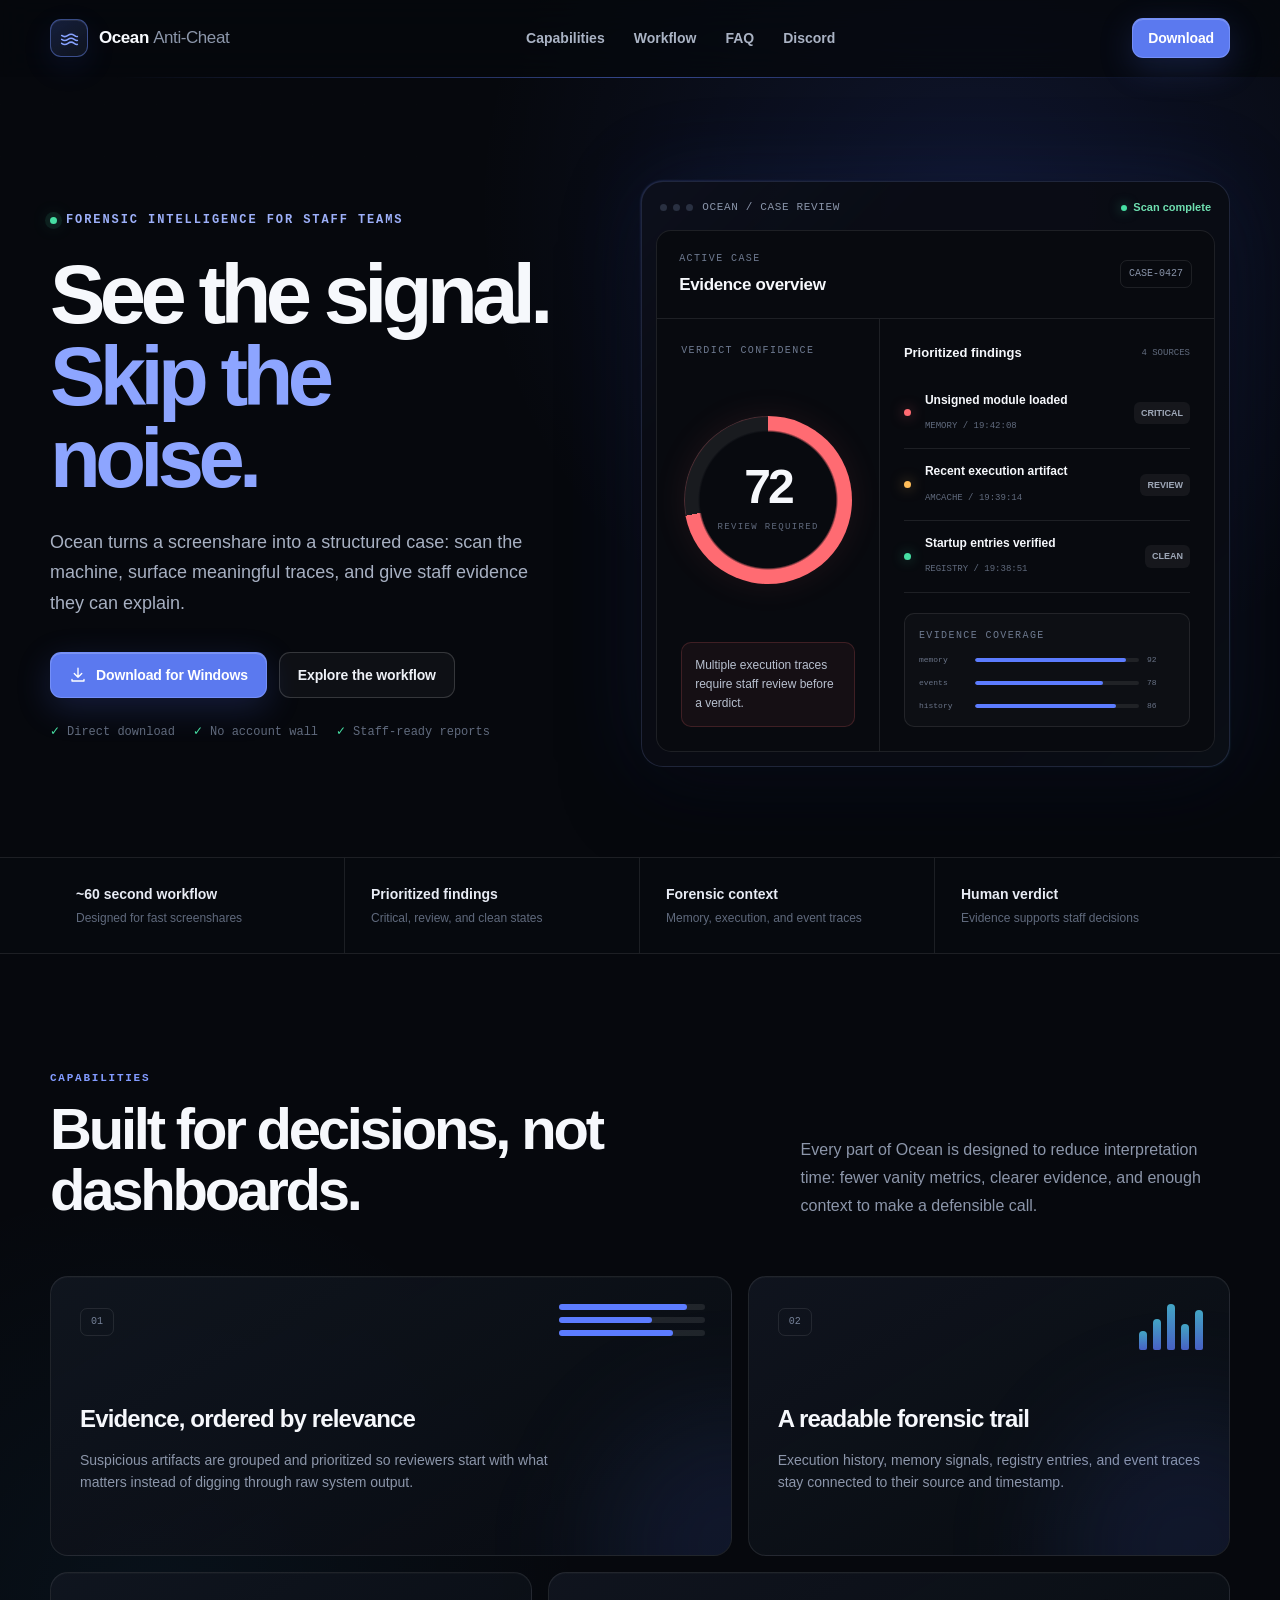
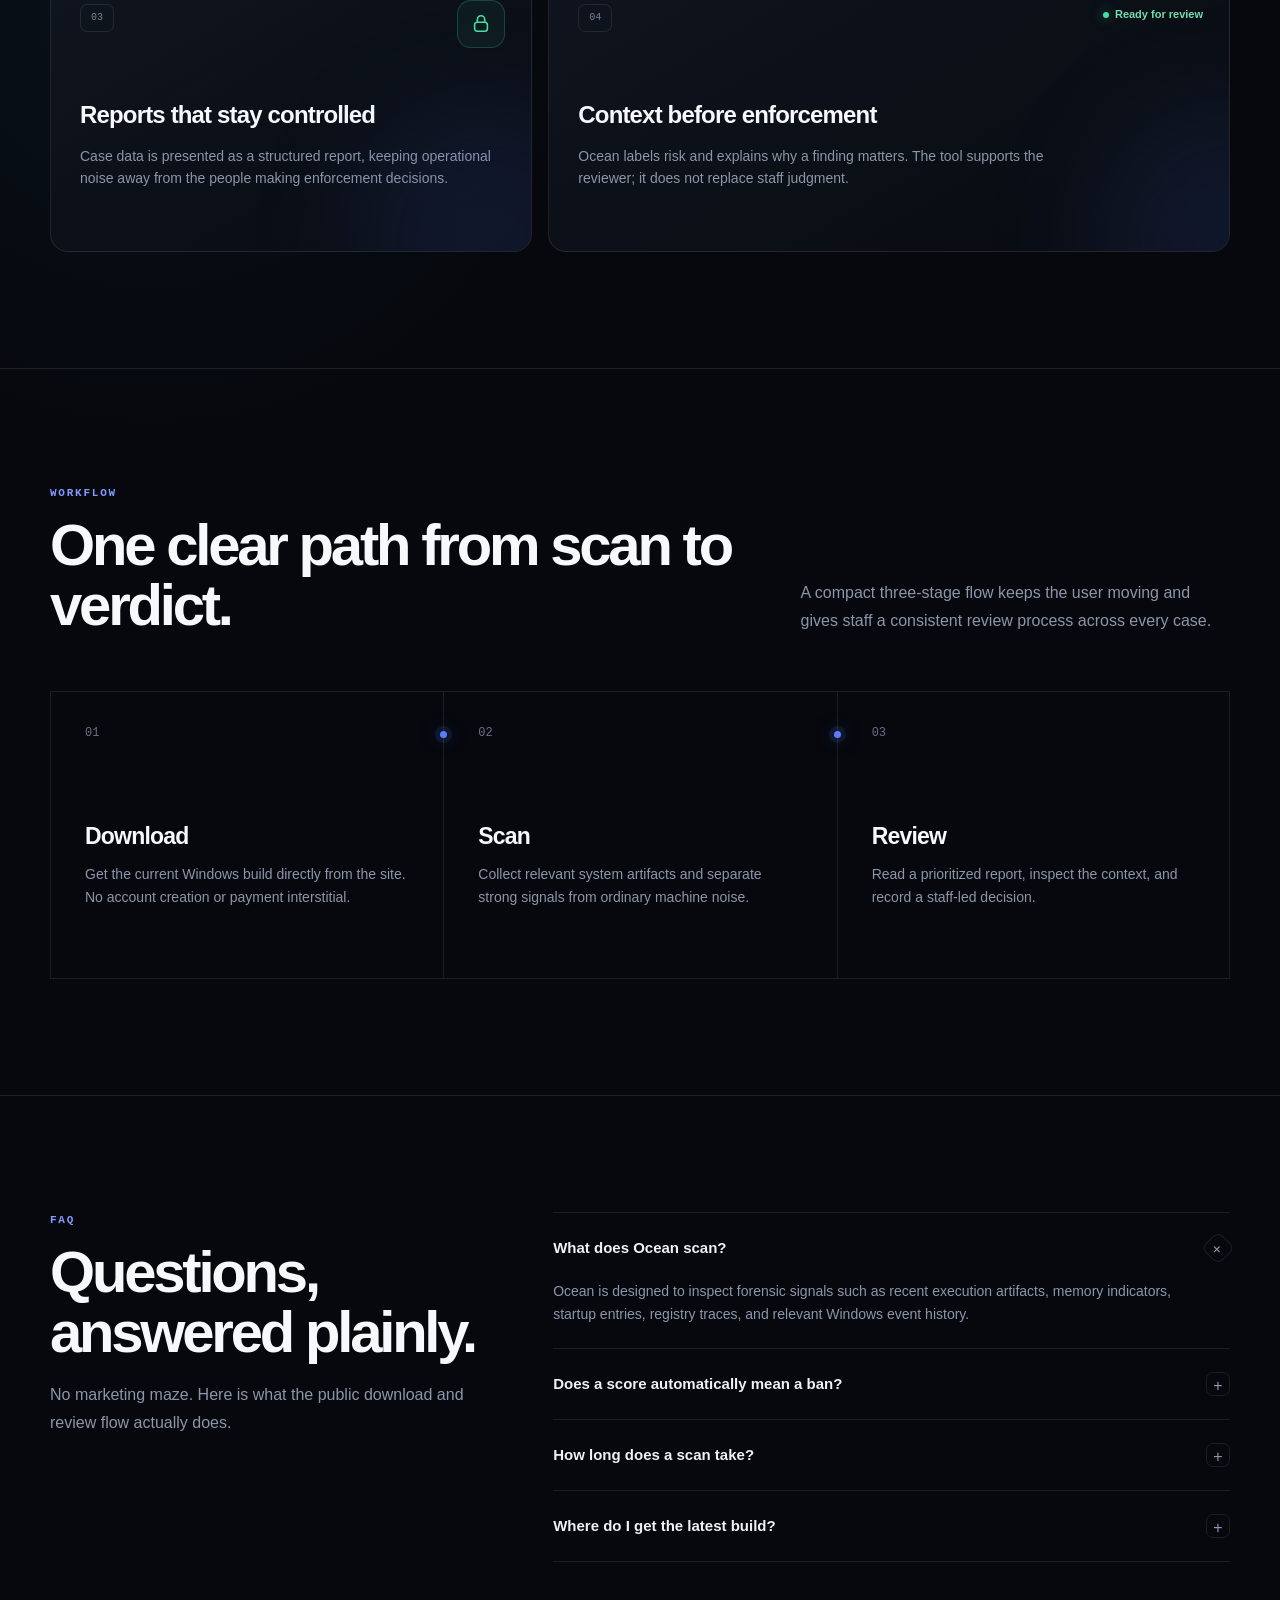
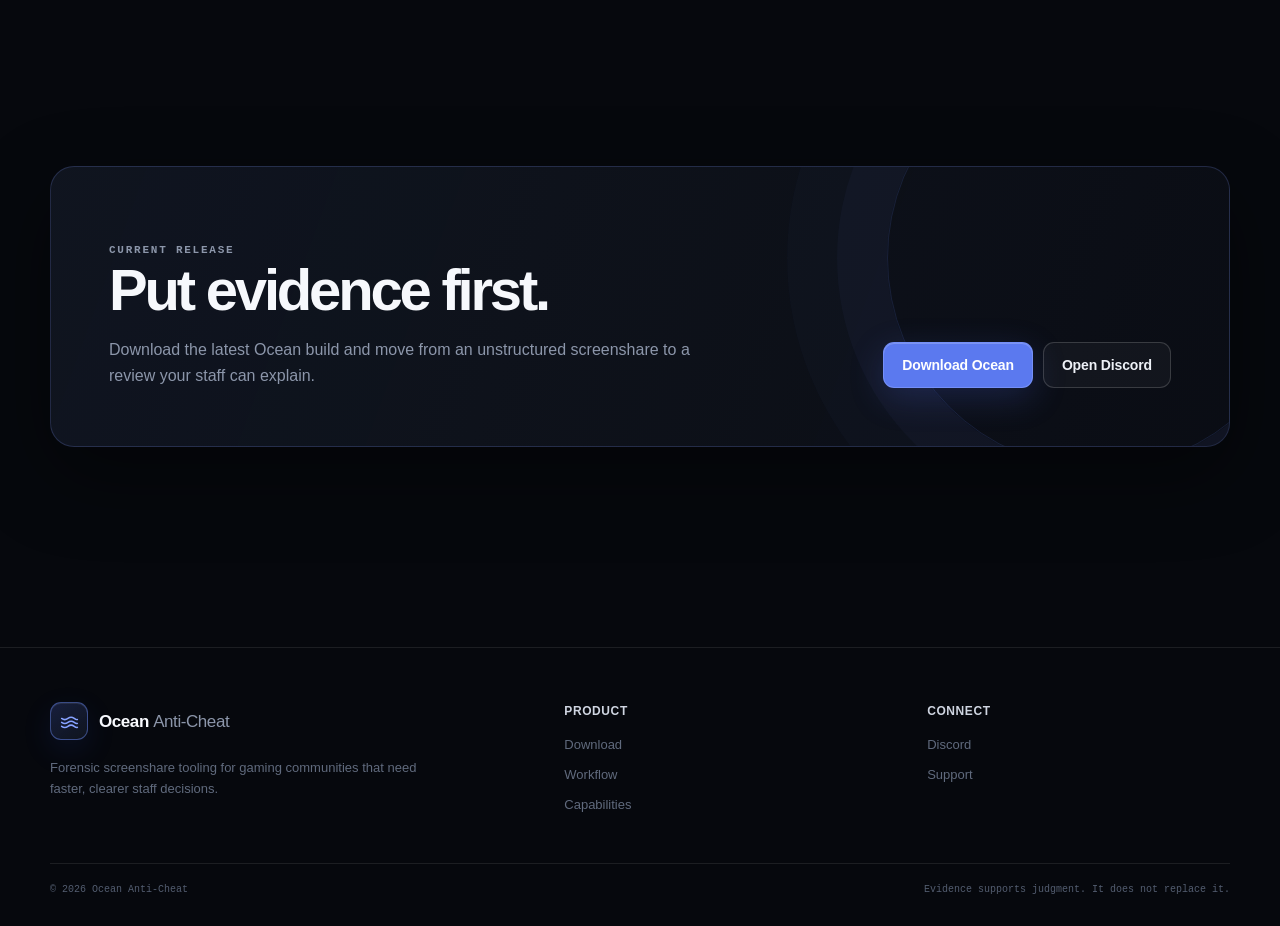
<file: index.html>
<!doctype html>
<html lang="en">
<head>
  <meta charset="utf-8">
  <meta name="viewport" content="width=device-width, initial-scale=1">
  <title>Ocean Anti-Cheat — Evidence over guesswork</title>
  <meta name="description" content="A focused forensic scanner and evidence workflow for gaming staff teams.">
  <meta name="theme-color" content="#06080d">
  <meta property="og:title" content="Ocean Anti-Cheat — Evidence over guesswork">
  <meta property="og:description" content="Fast forensic scans. Clear evidence. Confident staff decisions.">
  <meta property="og:image" content="https://anticheat-ocean.github.io/og-image.svg">
  <meta property="og:type" content="website">
  <meta property="og:url" content="https://anticheat-ocean.github.io/">
  <link rel="canonical" href="https://anticheat-ocean.github.io/">
  <link rel="manifest" href="/manifest.json">
  <link rel="icon" href="/ocean-icon.svg" type="image/svg+xml">
  <link rel="stylesheet" href="/assets/site.css">
  <script src="/assets/site.js" defer></script>
</head>
<body>
  <a class="skip-link" href="#main">Skip to content</a>
  <header class="site-header">
    <div class="container nav-shell">
      <a class="brand" href="/" aria-label="Ocean home">
        <span class="brand-mark" aria-hidden="true">
          <svg viewBox="0 0 24 24" fill="none"><path d="M3 8.5c2.4 1.8 4.8 1.8 7.2 0s4.8-1.8 7.2 0 3.6 1.2 3.6 1.2M3 13c2.4 1.8 4.8 1.8 7.2 0s4.8-1.8 7.2 0 3.6 1.2 3.6 1.2M3 17.5c2.4 1.8 4.8 1.8 7.2 0s4.8-1.8 7.2 0 3.6 1.2 3.6 1.2" stroke="currentColor" stroke-width="1.7" stroke-linecap="round"/></svg>
        </span>
        <span>Ocean <em>Anti-Cheat</em></span>
      </a>
      <nav class="nav-links" aria-label="Primary navigation">
        <a href="/#features">Capabilities</a>
        <a href="/how-it-works">Workflow</a>
        <a href="/#faq">FAQ</a>
        <a href="https://discord.anticheat.ac" target="_blank" rel="noreferrer">Discord</a>
      </nav>
      <div class="nav-actions">
        <a class="btn btn-primary btn-small" href="/download">Download</a>
        <button class="menu-toggle" type="button" aria-label="Open navigation" aria-expanded="false">
          <svg viewBox="0 0 24 24" fill="none"><path d="M4 7h16M4 12h16M4 17h16" stroke="currentColor" stroke-width="1.8" stroke-linecap="round"/></svg>
        </button>
      </div>
    </div>
  </header>

  <main id="main">
    <section class="hero">
      <div class="container hero-grid">
        <div>
          <div class="eyebrow">Forensic intelligence for staff teams</div>
          <h1>See the signal.<br><span class="accent">Skip the noise.</span></h1>
          <p class="hero-copy">Ocean turns a screenshare into a structured case: scan the machine, surface meaningful traces, and give staff evidence they can explain.</p>
          <div class="hero-actions">
            <a class="btn btn-primary" href="/setup/ocean.exe" download="ocean.exe">
              <svg viewBox="0 0 24 24" fill="none" aria-hidden="true"><path d="M12 3v12m0 0 5-5m-5 5-5-5M4 18v2h16v-2" stroke="currentColor" stroke-width="1.8" stroke-linecap="round" stroke-linejoin="round"/></svg>
              Download for Windows
            </a>
            <a class="btn btn-secondary" href="/how-it-works">Explore the workflow</a>
          </div>
          <div class="hero-note" aria-label="Release details">
            <span>Direct download</span>
            <span>No account wall</span>
            <span>Staff-ready reports</span>
          </div>
        </div>

        <div class="product-window" aria-label="Ocean case console preview">
          <div class="window-bar">
            <div class="window-label"><span class="window-dots"><i></i><i></i><i></i></span> OCEAN / CASE REVIEW</div>
            <span class="window-status">Scan complete</span>
          </div>
          <div class="console">
            <div class="console-head">
              <div><small>Active case</small><strong>Evidence overview</strong></div>
              <span class="case-id">CASE-0427</span>
            </div>
            <div class="console-body">
              <div class="score-panel">
                <span class="mono-label">Verdict confidence</span>
                <div class="score-ring"><div><strong>72</strong><span>review required</span></div></div>
                <div class="score-note">Multiple execution traces require staff review before a verdict.</div>
              </div>
              <div class="evidence-panel">
                <div class="evidence-title"><strong>Prioritized findings</strong><span>4 SOURCES</span></div>
                <div class="finding">
                  <i class="finding-dot red"></i>
                  <div class="finding-copy"><strong>Unsigned module loaded</strong><small>MEMORY / 19:42:08</small></div>
                  <span class="severity">CRITICAL</span>
                </div>
                <div class="finding">
                  <i class="finding-dot amber"></i>
                  <div class="finding-copy"><strong>Recent execution artifact</strong><small>AMCACHE / 19:39:14</small></div>
                  <span class="severity">REVIEW</span>
                </div>
                <div class="finding">
                  <i class="finding-dot green"></i>
                  <div class="finding-copy"><strong>Startup entries verified</strong><small>REGISTRY / 19:38:51</small></div>
                  <span class="severity">CLEAN</span>
                </div>
                <div class="trace">
                  <span class="mono-label">Evidence coverage</span>
                  <div class="trace-row"><span>memory</span><div class="trace-bar"><i style="width:92%"></i></div><span>92</span></div>
                  <div class="trace-row"><span>events</span><div class="trace-bar"><i style="width:78%"></i></div><span>78</span></div>
                  <div class="trace-row"><span>history</span><div class="trace-bar"><i style="width:86%"></i></div><span>86</span></div>
                </div>
              </div>
            </div>
          </div>
        </div>
      </div>
    </section>

    <div class="proof-strip">
      <div class="container proof-grid">
        <div class="proof-item"><strong>~60 second workflow</strong><span>Designed for fast screenshares</span></div>
        <div class="proof-item"><strong>Prioritized findings</strong><span>Critical, review, and clean states</span></div>
        <div class="proof-item"><strong>Forensic context</strong><span>Memory, execution, and event traces</span></div>
        <div class="proof-item"><strong>Human verdict</strong><span>Evidence supports staff decisions</span></div>
      </div>
    </div>

    <section class="section" id="features">
      <div class="container">
        <div class="section-intro">
          <div><p class="kicker">Capabilities</p><h2>Built for decisions, not dashboards.</h2></div>
          <p>Every part of Ocean is designed to reduce interpretation time: fewer vanity metrics, clearer evidence, and enough context to make a defensible call.</p>
        </div>

        <div class="feature-grid">
          <article class="feature-card wide">
            <span class="card-index">01</span>
            <div class="micro-ui micro-list" aria-hidden="true"><i style="--w:88%"></i><i style="--w:64%"></i><i style="--w:78%"></i></div>
            <h3>Evidence, ordered by relevance</h3>
            <p>Suspicious artifacts are grouped and prioritized so reviewers start with what matters instead of digging through raw system output.</p>
          </article>
          <article class="feature-card narrow">
            <span class="card-index">02</span>
            <div class="micro-ui micro-stack" aria-hidden="true"><i style="height:19px"></i><i style="height:31px"></i><i style="height:46px"></i><i style="height:26px"></i><i style="height:40px"></i></div>
            <h3>A readable forensic trail</h3>
            <p>Execution history, memory signals, registry entries, and event traces stay connected to their source and timestamp.</p>
          </article>
          <article class="feature-card narrow">
            <span class="card-index">03</span>
            <div class="micro-ui micro-lock" aria-hidden="true">
              <svg viewBox="0 0 24 24" fill="none"><rect x="5" y="10" width="14" height="10" rx="3" stroke="currentColor" stroke-width="1.7"/><path d="M8 10V7a4 4 0 018 0v3" stroke="currentColor" stroke-width="1.7"/></svg>
            </div>
            <h3>Reports that stay controlled</h3>
            <p>Case data is presented as a structured report, keeping operational noise away from the people making enforcement decisions.</p>
          </article>
          <article class="feature-card wide">
            <span class="card-index">04</span>
            <div class="micro-ui"><span class="window-status">Ready for review</span></div>
            <h3>Context before enforcement</h3>
            <p>Ocean labels risk and explains why a finding matters. The tool supports the reviewer; it does not replace staff judgment.</p>
          </article>
        </div>
      </div>
    </section>

    <section class="section section-border" id="workflow">
      <div class="container">
        <div class="section-intro">
          <div><p class="kicker">Workflow</p><h2>One clear path from scan to verdict.</h2></div>
          <p>A compact three-stage flow keeps the user moving and gives staff a consistent review process across every case.</p>
        </div>
        <div class="workflow">
          <article class="workflow-step"><h3>Download</h3><p>Get the current Windows build directly from the site. No account creation or payment interstitial.</p></article>
          <article class="workflow-step"><h3>Scan</h3><p>Collect relevant system artifacts and separate strong signals from ordinary machine noise.</p></article>
          <article class="workflow-step"><h3>Review</h3><p>Read a prioritized report, inspect the context, and record a staff-led decision.</p></article>
        </div>
      </div>
    </section>

    <section class="section section-border" id="faq">
      <div class="container faq-layout">
        <div><p class="kicker">FAQ</p><h2>Questions, answered plainly.</h2><p class="section-copy" style="margin-top:18px">No marketing maze. Here is what the public download and review flow actually does.</p></div>
        <div class="faq-list">
          <div class="faq-item is-open">
            <button class="faq-question" type="button" aria-expanded="true"><span>What does Ocean scan?</span><span class="faq-plus">+</span></button>
            <div class="faq-answer"><div><p>Ocean is designed to inspect forensic signals such as recent execution artifacts, memory indicators, startup entries, registry traces, and relevant Windows event history.</p></div></div>
          </div>
          <div class="faq-item">
            <button class="faq-question" type="button" aria-expanded="false"><span>Does a score automatically mean a ban?</span><span class="faq-plus">+</span></button>
            <div class="faq-answer"><div><p>No. A score helps prioritize evidence. Staff should review the underlying findings and follow their own enforcement policy before reaching a verdict.</p></div></div>
          </div>
          <div class="faq-item">
            <button class="faq-question" type="button" aria-expanded="false"><span>How long does a scan take?</span><span class="faq-plus">+</span></button>
            <div class="faq-answer"><div><p>The workflow targets roughly 60 seconds, though the exact duration depends on the machine, enabled checks, and the amount of data being reviewed.</p></div></div>
          </div>
          <div class="faq-item">
            <button class="faq-question" type="button" aria-expanded="false"><span>Where do I get the latest build?</span><span class="faq-plus">+</span></button>
            <div class="faq-answer"><div><p>The Download button always points to the current <code>ocean.exe</code> hosted on this site. If the browser blocks the direct file, use the alternative launch link on the download page.</p></div></div>
          </div>
        </div>
      </div>
    </section>

    <section class="section-tight">
      <div class="container cta-panel">
        <div><p class="kicker">Current release</p><h2>Put evidence first.</h2><p>Download the latest Ocean build and move from an unstructured screenshare to a review your staff can explain.</p></div>
        <div class="cta-actions">
          <a class="btn btn-primary" href="/setup/ocean.exe" download="ocean.exe">Download Ocean</a>
          <a class="btn btn-secondary" href="https://discord.anticheat.ac" target="_blank" rel="noreferrer">Open Discord</a>
        </div>
      </div>
    </section>
  </main>

  <footer class="site-footer">
    <div class="container footer-grid">
      <div>
        <a class="brand" href="/">
          <span class="brand-mark" aria-hidden="true"><svg viewBox="0 0 24 24" fill="none"><path d="M3 8.5c2.4 1.8 4.8 1.8 7.2 0s4.8-1.8 7.2 0 3.6 1.2 3.6 1.2M3 13c2.4 1.8 4.8 1.8 7.2 0s4.8-1.8 7.2 0 3.6 1.2 3.6 1.2M3 17.5c2.4 1.8 4.8 1.8 7.2 0s4.8-1.8 7.2 0 3.6 1.2 3.6 1.2" stroke="currentColor" stroke-width="1.7" stroke-linecap="round"/></svg></span>
          <span>Ocean <em>Anti-Cheat</em></span>
        </a>
        <p class="footer-copy">Forensic screenshare tooling for gaming communities that need faster, clearer staff decisions.</p>
      </div>
      <div class="footer-column"><h3>Product</h3><a href="/download">Download</a><a href="/how-it-works">Workflow</a><a href="/#features">Capabilities</a></div>
      <div class="footer-column"><h3>Connect</h3><a href="https://discord.anticheat.ac" target="_blank" rel="noreferrer">Discord</a><a href="mailto:support@anticheat.ac">Support</a></div>
    </div>
    <div class="container footer-bottom"><span>© 2026 Ocean Anti-Cheat</span><span>Evidence supports judgment. It does not replace it.</span></div>
  </footer>
</body>
</html>
</file>
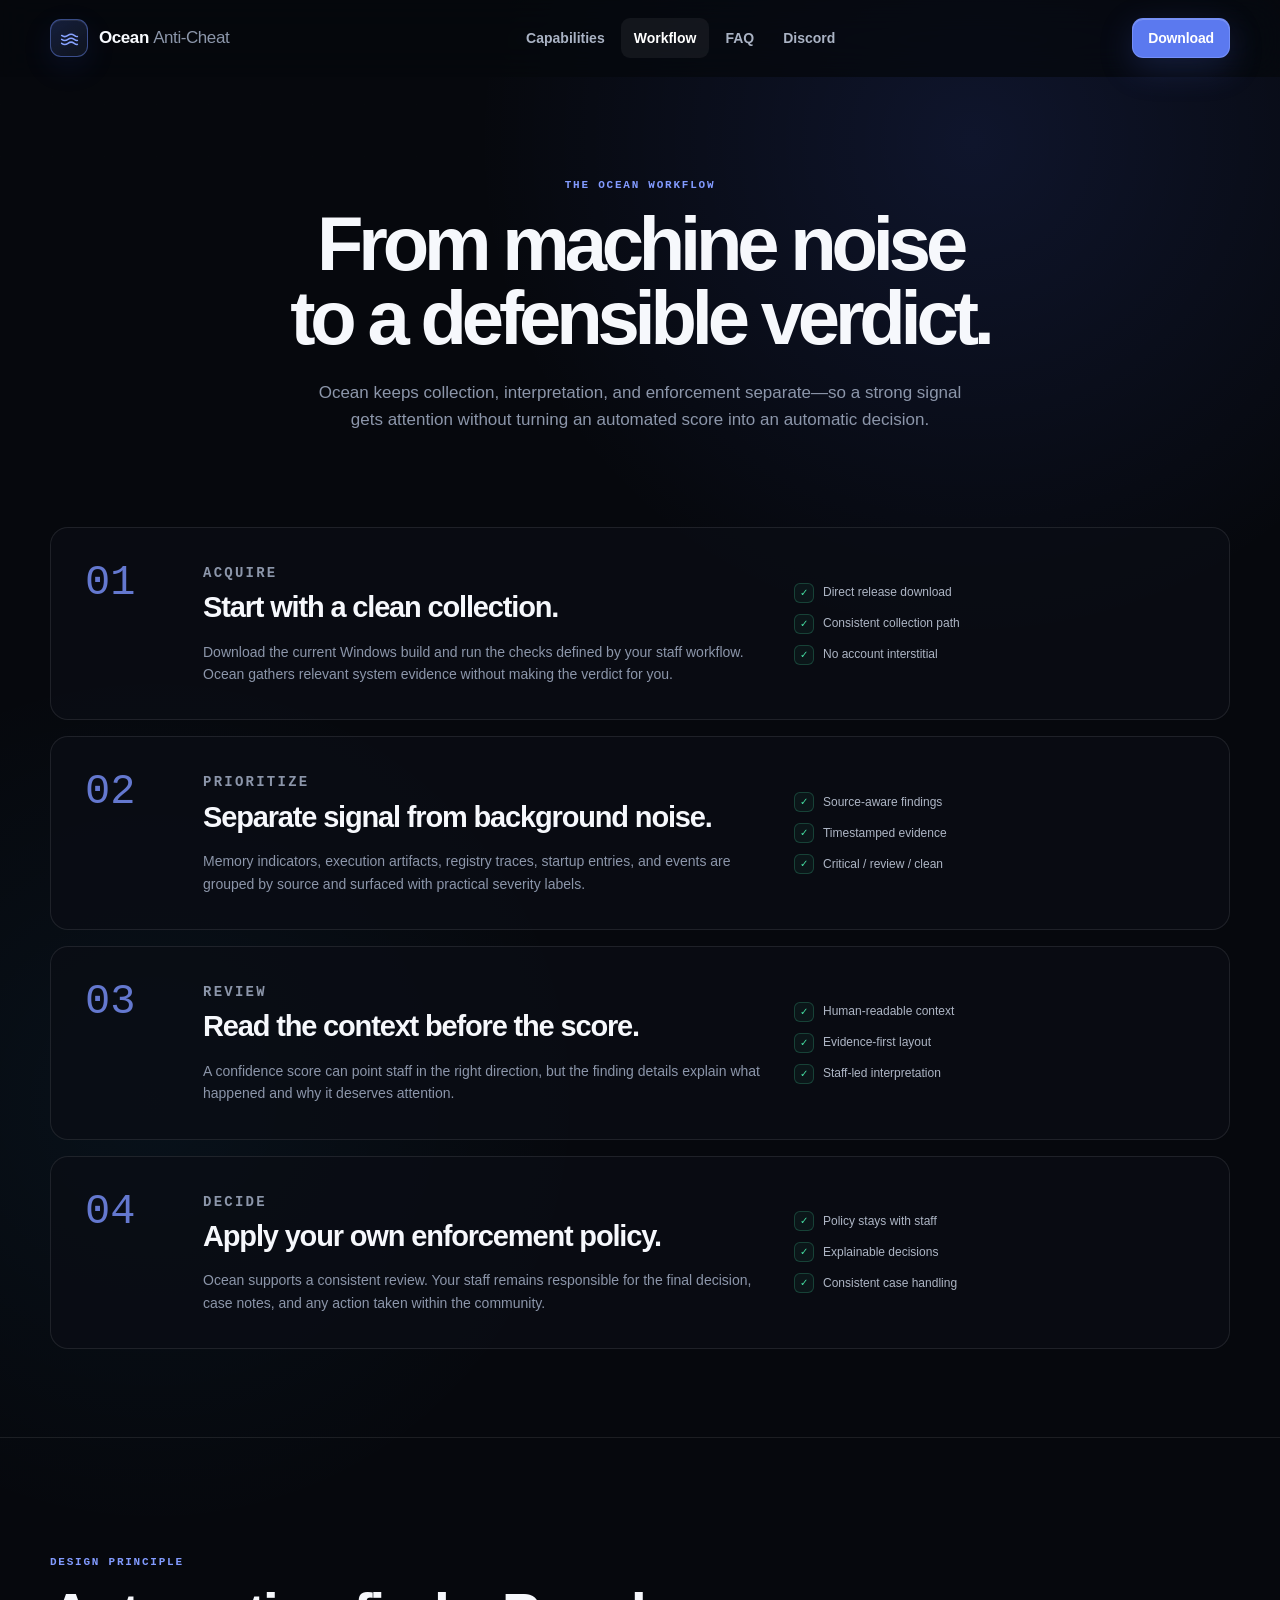
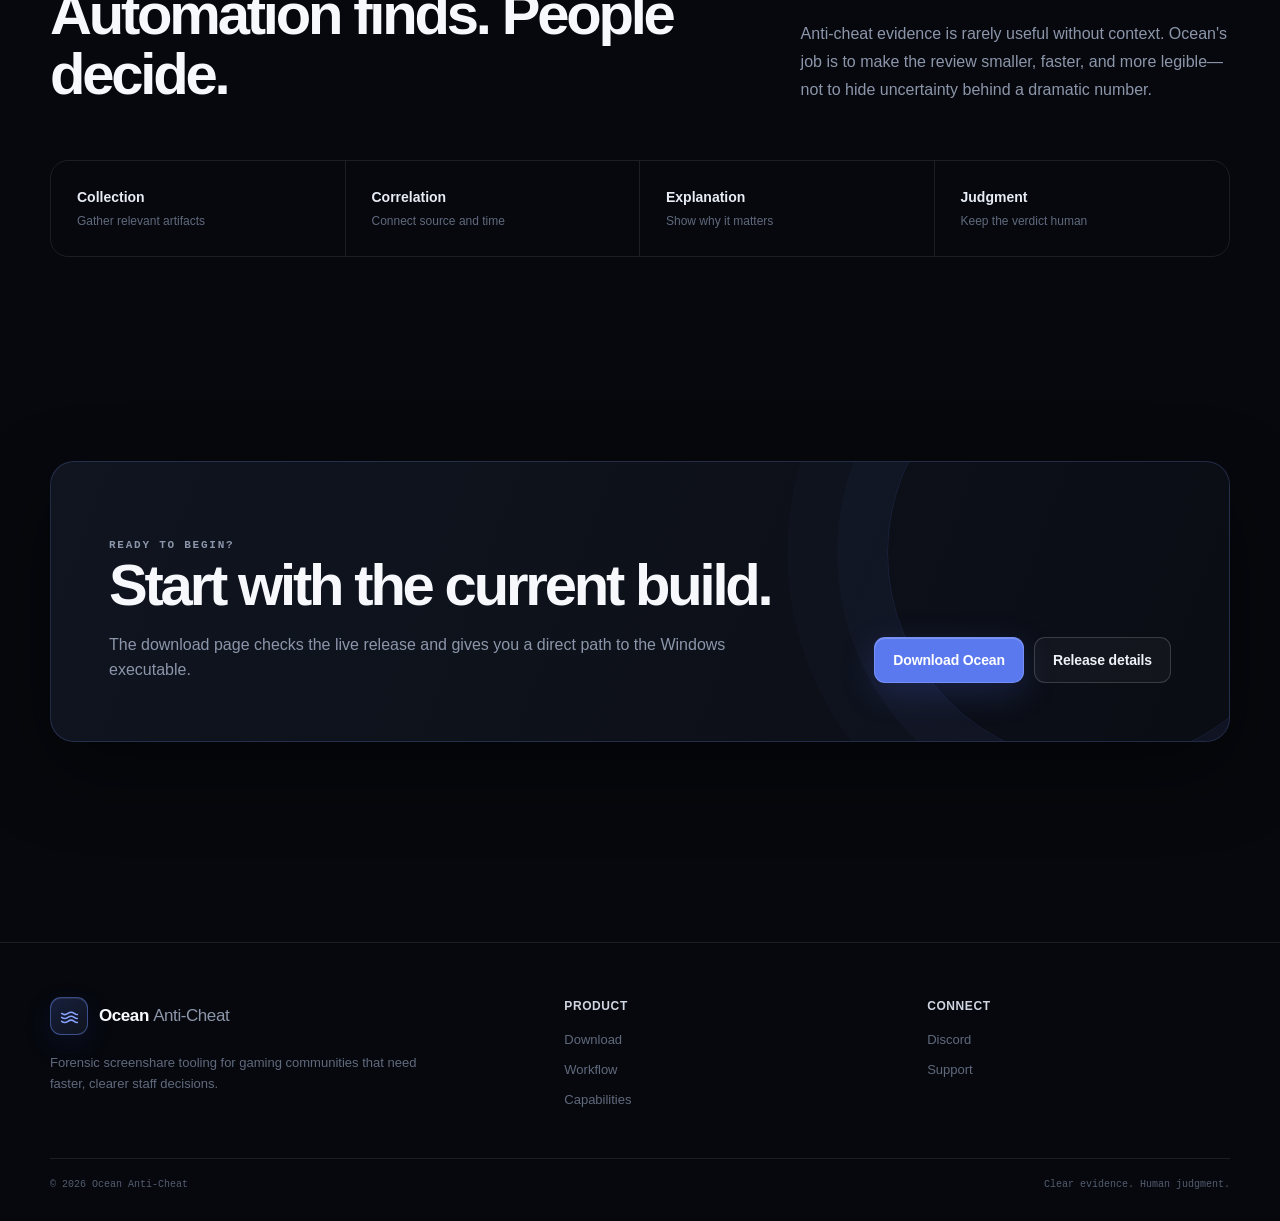
<file: how-it-works.html>
<!doctype html>
<html lang="en">
<head>
  <meta charset="utf-8">
  <meta name="viewport" content="width=device-width, initial-scale=1">
  <title>How Ocean works — From scan to verdict</title>
  <meta name="description" content="See the Ocean screenshare workflow from collection through staff review.">
  <meta name="theme-color" content="#06080d">
  <meta property="og:title" content="How Ocean works">
  <meta property="og:description" content="A focused path from forensic collection to a staff-led decision.">
  <link rel="canonical" href="https://anticheat-ocean.github.io/how-it-works">
  <link rel="manifest" href="/manifest.json">
  <link rel="icon" href="/ocean-icon.svg" type="image/svg+xml">
  <link rel="stylesheet" href="/assets/site.css">
  <script src="/assets/site.js" defer></script>
</head>
<body>
  <a class="skip-link" href="#main">Skip to content</a>
  <header class="site-header">
    <div class="container nav-shell">
      <a class="brand" href="/" aria-label="Ocean home"><span class="brand-mark" aria-hidden="true"><svg viewBox="0 0 24 24" fill="none"><path d="M3 8.5c2.4 1.8 4.8 1.8 7.2 0s4.8-1.8 7.2 0 3.6 1.2 3.6 1.2M3 13c2.4 1.8 4.8 1.8 7.2 0s4.8-1.8 7.2 0 3.6 1.2 3.6 1.2M3 17.5c2.4 1.8 4.8 1.8 7.2 0s4.8-1.8 7.2 0 3.6 1.2 3.6 1.2" stroke="currentColor" stroke-width="1.7" stroke-linecap="round"/></svg></span><span>Ocean <em>Anti-Cheat</em></span></a>
      <nav class="nav-links" aria-label="Primary navigation"><a href="/#features">Capabilities</a><a href="/how-it-works" aria-current="page">Workflow</a><a href="/#faq">FAQ</a><a href="https://discord.anticheat.ac" target="_blank" rel="noreferrer">Discord</a></nav>
      <div class="nav-actions"><a class="btn btn-primary btn-small" href="/download">Download</a><button class="menu-toggle" type="button" aria-label="Open navigation" aria-expanded="false"><svg viewBox="0 0 24 24" fill="none"><path d="M4 7h16M4 12h16M4 17h16" stroke="currentColor" stroke-width="1.8" stroke-linecap="round"/></svg></button></div>
    </div>
  </header>

  <main id="main">
    <section class="page-hero">
      <div class="container">
        <p class="kicker">The Ocean workflow</p>
        <h1>From machine noise<br>to a defensible verdict.</h1>
        <p>Ocean keeps collection, interpretation, and enforcement separate—so a strong signal gets attention without turning an automated score into an automatic decision.</p>
      </div>
    </section>

    <section class="section-tight" style="padding-top:20px">
      <div class="container process-list">
        <article class="process-card">
          <div class="process-number">01</div>
          <div><p class="kicker">Acquire</p><h2>Start with a clean collection.</h2><p>Download the current Windows build and run the checks defined by your staff workflow. Ocean gathers relevant system evidence without making the verdict for you.</p></div>
          <div class="process-checks"><span>Direct release download</span><span>Consistent collection path</span><span>No account interstitial</span></div>
        </article>
        <article class="process-card">
          <div class="process-number">02</div>
          <div><p class="kicker">Prioritize</p><h2>Separate signal from background noise.</h2><p>Memory indicators, execution artifacts, registry traces, startup entries, and events are grouped by source and surfaced with practical severity labels.</p></div>
          <div class="process-checks"><span>Source-aware findings</span><span>Timestamped evidence</span><span>Critical / review / clean</span></div>
        </article>
        <article class="process-card">
          <div class="process-number">03</div>
          <div><p class="kicker">Review</p><h2>Read the context before the score.</h2><p>A confidence score can point staff in the right direction, but the finding details explain what happened and why it deserves attention.</p></div>
          <div class="process-checks"><span>Human-readable context</span><span>Evidence-first layout</span><span>Staff-led interpretation</span></div>
        </article>
        <article class="process-card">
          <div class="process-number">04</div>
          <div><p class="kicker">Decide</p><h2>Apply your own enforcement policy.</h2><p>Ocean supports a consistent review. Your staff remains responsible for the final decision, case notes, and any action taken within the community.</p></div>
          <div class="process-checks"><span>Policy stays with staff</span><span>Explainable decisions</span><span>Consistent case handling</span></div>
        </article>
      </div>
    </section>

    <section class="section section-border">
      <div class="container">
        <div class="section-intro">
          <div><p class="kicker">Design principle</p><h2>Automation finds. People decide.</h2></div>
          <p>Anti-cheat evidence is rarely useful without context. Ocean's job is to make the review smaller, faster, and more legible—not to hide uncertainty behind a dramatic number.</p>
        </div>
        <div class="proof-grid" style="border:1px solid var(--line); border-radius:18px; overflow:hidden">
          <div class="proof-item"><strong>Collection</strong><span>Gather relevant artifacts</span></div>
          <div class="proof-item"><strong>Correlation</strong><span>Connect source and time</span></div>
          <div class="proof-item"><strong>Explanation</strong><span>Show why it matters</span></div>
          <div class="proof-item"><strong>Judgment</strong><span>Keep the verdict human</span></div>
        </div>
      </div>
    </section>

    <section class="section-tight">
      <div class="container cta-panel">
        <div><p class="kicker">Ready to begin?</p><h2>Start with the current build.</h2><p>The download page checks the live release and gives you a direct path to the Windows executable.</p></div>
        <div class="cta-actions"><a class="btn btn-primary" href="/setup/ocean.exe" download="ocean.exe">Download Ocean</a><a class="btn btn-secondary" href="/download">Release details</a></div>
      </div>
    </section>
  </main>

  <footer class="site-footer">
    <div class="container footer-grid">
      <div><a class="brand" href="/"><span class="brand-mark" aria-hidden="true"><svg viewBox="0 0 24 24" fill="none"><path d="M3 8.5c2.4 1.8 4.8 1.8 7.2 0s4.8-1.8 7.2 0 3.6 1.2 3.6 1.2M3 13c2.4 1.8 4.8 1.8 7.2 0s4.8-1.8 7.2 0 3.6 1.2 3.6 1.2M3 17.5c2.4 1.8 4.8 1.8 7.2 0s4.8-1.8 7.2 0 3.6 1.2 3.6 1.2" stroke="currentColor" stroke-width="1.7" stroke-linecap="round"/></svg></span><span>Ocean <em>Anti-Cheat</em></span></a><p class="footer-copy">Forensic screenshare tooling for gaming communities that need faster, clearer staff decisions.</p></div>
      <div class="footer-column"><h3>Product</h3><a href="/download">Download</a><a href="/how-it-works">Workflow</a><a href="/#features">Capabilities</a></div>
      <div class="footer-column"><h3>Connect</h3><a href="https://discord.anticheat.ac" target="_blank" rel="noreferrer">Discord</a><a href="mailto:support@anticheat.ac">Support</a></div>
    </div>
    <div class="container footer-bottom"><span>© 2026 Ocean Anti-Cheat</span><span>Clear evidence. Human judgment.</span></div>
  </footer>
</body>
</html>
</file>
<file: assets/site.css>
:root {
  color-scheme: dark;
  --bg: #06080d;
  --surface: #0b0e15;
  --surface-2: #10141d;
  --surface-3: #151a25;
  --text: #f6f8fc;
  --muted: #8c96aa;
  --muted-2: #606a7d;
  --line: rgba(255, 255, 255, 0.09);
  --line-strong: rgba(255, 255, 255, 0.16);
  --blue: #5c7cff;
  --blue-2: #87a2ff;
  --cyan: #55d8ff;
  --green: #46dfa3;
  --amber: #ffbd59;
  --red: #ff6b72;
  --radius: 18px;
  --radius-sm: 12px;
  --shadow: 0 28px 80px rgba(0, 0, 0, 0.42);
  --container: 1180px;
}

* {
  box-sizing: border-box;
}

html {
  scroll-behavior: smooth;
  scrollbar-color: #273146 var(--bg);
}

body {
  margin: 0;
  background:
    radial-gradient(circle at 76% 5%, rgba(75, 109, 255, 0.13), transparent 31rem),
    radial-gradient(circle at 12% 39%, rgba(45, 176, 255, 0.055), transparent 27rem),
    var(--bg);
  color: var(--text);
  font-family: Inter, ui-sans-serif, -apple-system, BlinkMacSystemFont, "Segoe UI", sans-serif;
  font-size: 16px;
  line-height: 1.6;
  -webkit-font-smoothing: antialiased;
  text-rendering: optimizeLegibility;
}

body::before {
  position: fixed;
  inset: 0;
  z-index: -1;
  pointer-events: none;
  content: "";
  opacity: 0.26;
  background-image:
    linear-gradient(rgba(255, 255, 255, 0.018) 1px, transparent 1px),
    linear-gradient(90deg, rgba(255, 255, 255, 0.018) 1px, transparent 1px);
  background-size: 52px 52px;
  mask-image: linear-gradient(to bottom, #000, transparent 76%);
}

a {
  color: inherit;
  text-decoration: none;
}

button,
input {
  font: inherit;
}

button,
a {
  -webkit-tap-highlight-color: transparent;
}

img,
svg {
  display: block;
}

.container {
  width: min(calc(100% - 40px), var(--container));
  margin-inline: auto;
}

.skip-link {
  position: fixed;
  top: 12px;
  left: 12px;
  z-index: 100;
  padding: 9px 13px;
  border-radius: 9px;
  background: #fff;
  color: #07090d;
  transform: translateY(-160%);
}

.skip-link:focus {
  transform: translateY(0);
}

.site-header {
  position: sticky;
  top: 0;
  z-index: 50;
  border-bottom: 1px solid transparent;
  background: rgba(6, 8, 13, 0.76);
  backdrop-filter: blur(18px) saturate(130%);
  transition: border-color 180ms ease, background 180ms ease;
}

.site-header.is-scrolled {
  border-color: var(--line);
  background: rgba(6, 8, 13, 0.91);
}

.nav-shell {
  display: flex;
  min-height: 76px;
  align-items: center;
  justify-content: space-between;
  gap: 28px;
}

.brand {
  display: inline-flex;
  align-items: center;
  gap: 11px;
  flex: 0 0 auto;
  font-size: 17px;
  font-weight: 730;
  letter-spacing: -0.025em;
}

.brand-mark {
  position: relative;
  display: grid;
  width: 38px;
  height: 38px;
  place-items: center;
  overflow: hidden;
  border: 1px solid rgba(111, 143, 255, 0.44);
  border-radius: 11px;
  background: linear-gradient(145deg, rgba(92, 124, 255, 0.2), rgba(20, 26, 38, 0.7));
  color: var(--blue-2);
  box-shadow: inset 0 1px 0 rgba(255, 255, 255, 0.08), 0 10px 30px rgba(50, 83, 210, 0.12);
}

.brand-mark svg {
  width: 21px;
  height: 21px;
}

.brand span:last-child {
  color: #f9fbff;
}

.brand em {
  color: var(--muted);
  font-style: normal;
  font-weight: 500;
}

.nav-links {
  display: flex;
  align-items: center;
  justify-content: center;
  gap: 3px;
}

.nav-links a {
  padding: 9px 13px;
  border-radius: 9px;
  color: #aab3c4;
  font-size: 14px;
  font-weight: 570;
  transition: color 160ms ease, background 160ms ease;
}

.nav-links a:hover,
.nav-links a[aria-current="page"] {
  background: rgba(255, 255, 255, 0.055);
  color: #fff;
}

.nav-actions {
  display: flex;
  align-items: center;
  gap: 10px;
}

.menu-toggle {
  display: none;
  width: 42px;
  height: 42px;
  padding: 0;
  place-items: center;
  border: 1px solid var(--line);
  border-radius: 11px;
  background: var(--surface);
  color: #fff;
  cursor: pointer;
}

.menu-toggle svg {
  width: 20px;
  height: 20px;
}

.btn {
  display: inline-flex;
  min-height: 46px;
  align-items: center;
  justify-content: center;
  gap: 9px;
  padding: 0 18px;
  border: 1px solid transparent;
  border-radius: 11px;
  font-size: 14px;
  font-weight: 680;
  letter-spacing: -0.01em;
  cursor: pointer;
  transition: transform 160ms ease, border-color 160ms ease, background 160ms ease, box-shadow 160ms ease;
}

.btn svg {
  width: 18px;
  height: 18px;
}

.btn:hover {
  transform: translateY(-2px);
}

.btn:active {
  transform: translateY(0);
}

.btn-primary {
  border-color: rgba(133, 159, 255, 0.6);
  background: #5b79ef;
  color: #fff;
  box-shadow: 0 10px 34px rgba(69, 96, 211, 0.24), inset 0 1px 0 rgba(255, 255, 255, 0.2);
}

.btn-primary:hover {
  background: #6b87f5;
  box-shadow: 0 14px 40px rgba(69, 96, 211, 0.33), inset 0 1px 0 rgba(255, 255, 255, 0.24);
}

.btn-secondary {
  border-color: var(--line-strong);
  background: rgba(255, 255, 255, 0.035);
  color: #eef1f7;
}

.btn-secondary:hover {
  border-color: rgba(130, 153, 238, 0.4);
  background: rgba(92, 124, 255, 0.08);
}

.btn-small {
  min-height: 40px;
  padding-inline: 15px;
}

.hero {
  position: relative;
  overflow: hidden;
  padding: 104px 0 90px;
}

.hero::after {
  position: absolute;
  top: 0;
  left: 50%;
  width: min(1050px, 90vw);
  height: 1px;
  content: "";
  background: linear-gradient(90deg, transparent, rgba(91, 121, 239, 0.55), transparent);
  transform: translateX(-50%);
}

.hero-grid {
  display: grid;
  align-items: center;
  grid-template-columns: minmax(0, 0.92fr) minmax(520px, 1.08fr);
  gap: clamp(46px, 7vw, 92px);
}

.eyebrow {
  display: inline-flex;
  align-items: center;
  gap: 9px;
  margin-bottom: 24px;
  color: #9db0fa;
  font-family: "SFMono-Regular", Consolas, "Liberation Mono", monospace;
  font-size: 12px;
  font-weight: 650;
  letter-spacing: 0.16em;
  text-transform: uppercase;
}

.eyebrow::before {
  width: 7px;
  height: 7px;
  border-radius: 99px;
  background: var(--green);
  box-shadow: 0 0 0 5px rgba(70, 223, 163, 0.09), 0 0 18px rgba(70, 223, 163, 0.45);
  content: "";
}

.hero h1,
.page-hero h1 {
  max-width: 760px;
  margin: 0;
  font-size: clamp(52px, 6.5vw, 84px);
  font-weight: 690;
  letter-spacing: -0.068em;
  line-height: 0.98;
}

.hero h1 .accent {
  color: #8da5ff;
}

.hero-copy {
  max-width: 590px;
  margin: 28px 0 0;
  color: #a7b0c2;
  font-size: 18px;
  line-height: 1.68;
}

.hero-actions {
  display: flex;
  flex-wrap: wrap;
  gap: 12px;
  margin-top: 34px;
}

.hero-note {
  display: flex;
  flex-wrap: wrap;
  gap: 8px 18px;
  margin-top: 25px;
  color: var(--muted-2);
  font-family: "SFMono-Regular", Consolas, monospace;
  font-size: 12px;
}

.hero-note span {
  display: inline-flex;
  align-items: center;
  gap: 7px;
}

.hero-note span::before {
  color: var(--green);
  content: "✓";
}

.product-window {
  position: relative;
  padding: 14px;
  border: 1px solid rgba(132, 153, 230, 0.18);
  border-radius: 22px;
  background: rgba(10, 13, 20, 0.92);
  box-shadow: var(--shadow), 0 0 90px rgba(56, 84, 200, 0.16);
}

.product-window::before {
  position: absolute;
  inset: -1px;
  z-index: -1;
  border-radius: inherit;
  background: linear-gradient(135deg, rgba(109, 137, 255, 0.45), transparent 27%, transparent 74%, rgba(84, 216, 255, 0.2));
  content: "";
  filter: blur(1px);
}

.window-bar {
  display: flex;
  align-items: center;
  justify-content: space-between;
  padding: 3px 4px 13px;
}

.window-label {
  display: flex;
  align-items: center;
  gap: 9px;
  color: #8a95aa;
  font-family: "SFMono-Regular", Consolas, monospace;
  font-size: 11px;
  letter-spacing: 0.06em;
}

.window-dots {
  display: flex;
  gap: 6px;
}

.window-dots i {
  display: block;
  width: 7px;
  height: 7px;
  border-radius: 99px;
  background: #293041;
}

.window-status {
  display: inline-flex;
  align-items: center;
  gap: 6px;
  color: #6fe0b1;
  font-size: 11px;
  font-weight: 650;
}

.window-status::before {
  width: 6px;
  height: 6px;
  border-radius: 99px;
  background: var(--green);
  content: "";
  box-shadow: 0 0 12px rgba(70, 223, 163, 0.55);
}

.console {
  overflow: hidden;
  border: 1px solid var(--line);
  border-radius: 15px;
  background: #080a0f;
}

.console-head {
  display: flex;
  align-items: center;
  justify-content: space-between;
  gap: 24px;
  padding: 20px 22px;
  border-bottom: 1px solid var(--line);
}

.console-head small,
.mono-label {
  display: block;
  color: #6e7a90;
  font-family: "SFMono-Regular", Consolas, monospace;
  font-size: 10px;
  letter-spacing: 0.14em;
  text-transform: uppercase;
}

.console-head strong {
  display: block;
  margin-top: 4px;
  font-size: 17px;
  letter-spacing: -0.02em;
}

.case-id {
  padding: 5px 8px;
  border: 1px solid var(--line);
  border-radius: 7px;
  color: #8994a9;
  font-family: "SFMono-Regular", Consolas, monospace;
  font-size: 10px;
}

.console-body {
  display: grid;
  grid-template-columns: 0.8fr 1.2fr;
}

.score-panel {
  display: flex;
  min-height: 350px;
  flex-direction: column;
  justify-content: space-between;
  padding: 24px;
  border-right: 1px solid var(--line);
}

.score-ring {
  display: grid;
  width: 168px;
  height: 168px;
  margin: 24px auto;
  place-items: center;
  border-radius: 50%;
  background:
    radial-gradient(circle at center, #080a0f 57%, transparent 59%),
    conic-gradient(var(--red) 0 72%, rgba(255, 255, 255, 0.07) 72%);
  box-shadow: inset 0 0 0 1px rgba(255, 107, 114, 0.22), 0 0 34px rgba(255, 107, 114, 0.09);
}

.score-ring > div {
  text-align: center;
}

.score-ring strong {
  display: block;
  font-size: 48px;
  letter-spacing: -0.06em;
  line-height: 1;
}

.score-ring span {
  color: var(--muted-2);
  font-family: "SFMono-Regular", Consolas, monospace;
  font-size: 9px;
  letter-spacing: 0.15em;
  text-transform: uppercase;
}

.score-note {
  padding: 13px;
  border: 1px solid rgba(255, 107, 114, 0.18);
  border-radius: 10px;
  background: rgba(255, 107, 114, 0.055);
  color: #b8c0cf;
  font-size: 12px;
}

.evidence-panel {
  padding: 24px;
}

.evidence-title {
  display: flex;
  align-items: center;
  justify-content: space-between;
  margin-bottom: 14px;
}

.evidence-title strong {
  font-size: 13px;
}

.evidence-title span {
  color: var(--muted-2);
  font-family: "SFMono-Regular", Consolas, monospace;
  font-size: 9px;
}

.finding {
  display: grid;
  align-items: center;
  padding: 13px 0;
  border-bottom: 1px solid var(--line);
  grid-template-columns: 10px minmax(0, 1fr) auto;
  gap: 11px;
}

.finding:last-of-type {
  border-bottom: 0;
}

.finding-dot {
  width: 7px;
  height: 7px;
  border-radius: 50%;
}

.finding-dot.red { background: var(--red); box-shadow: 0 0 13px rgba(255, 107, 114, 0.5); }
.finding-dot.amber { background: var(--amber); box-shadow: 0 0 13px rgba(255, 189, 89, 0.5); }
.finding-dot.green { background: var(--green); box-shadow: 0 0 13px rgba(70, 223, 163, 0.45); }

.finding-copy strong {
  display: block;
  overflow: hidden;
  font-size: 12px;
  text-overflow: ellipsis;
  white-space: nowrap;
}

.finding-copy small {
  color: var(--muted-2);
  font-family: "SFMono-Regular", Consolas, monospace;
  font-size: 9px;
}

.severity {
  padding: 4px 7px;
  border-radius: 6px;
  background: rgba(255, 255, 255, 0.055);
  color: #9fa8b8;
  font-size: 9px;
  font-weight: 650;
}

.trace {
  margin-top: 20px;
  padding: 14px;
  border: 1px solid var(--line);
  border-radius: 10px;
  background: rgba(255, 255, 255, 0.022);
}

.trace-row {
  display: grid;
  align-items: center;
  margin-top: 10px;
  grid-template-columns: 48px 1fr 28px;
  gap: 8px;
  color: #697387;
  font-family: "SFMono-Regular", Consolas, monospace;
  font-size: 8px;
}

.trace-bar {
  height: 4px;
  overflow: hidden;
  border-radius: 99px;
  background: rgba(255, 255, 255, 0.08);
}

.trace-bar i {
  display: block;
  height: 100%;
  border-radius: inherit;
  background: var(--blue);
}

.proof-strip {
  border-block: 1px solid var(--line);
  background: rgba(9, 12, 18, 0.55);
}

.proof-grid {
  display: grid;
  grid-template-columns: repeat(4, 1fr);
}

.proof-item {
  padding: 25px 26px;
  border-right: 1px solid var(--line);
}

.proof-item:last-child {
  border-right: 0;
}

.proof-item strong {
  display: block;
  color: #e8ecf5;
  font-size: 14px;
}

.proof-item span {
  display: block;
  margin-top: 3px;
  color: var(--muted-2);
  font-size: 12px;
}

.section {
  padding: 116px 0;
}

.section-tight {
  padding: 88px 0;
}

.section-border {
  border-top: 1px solid var(--line);
}

.section-intro {
  display: grid;
  align-items: end;
  margin-bottom: 56px;
  grid-template-columns: minmax(0, 0.9fr) minmax(280px, 0.55fr);
  gap: 48px;
}

.kicker {
  margin: 0 0 12px;
  color: #829bff;
  font-family: "SFMono-Regular", Consolas, monospace;
  font-size: 11px;
  font-weight: 650;
  letter-spacing: 0.16em;
  text-transform: uppercase;
}

.section h2,
.cta-panel h2,
.release-card h1 {
  max-width: 780px;
  margin: 0;
  font-size: clamp(38px, 5vw, 58px);
  font-weight: 650;
  letter-spacing: -0.055em;
  line-height: 1.04;
}

.section-intro > p,
.section-copy {
  margin: 0;
  color: var(--muted);
  font-size: 16px;
  line-height: 1.75;
}

.feature-grid {
  display: grid;
  grid-template-columns: repeat(12, 1fr);
  gap: 16px;
}

.feature-card {
  position: relative;
  min-height: 280px;
  overflow: hidden;
  padding: 29px;
  border: 1px solid var(--line);
  border-radius: var(--radius);
  background: linear-gradient(150deg, rgba(17, 22, 32, 0.9), rgba(9, 12, 18, 0.84));
  box-shadow: inset 0 1px 0 rgba(255, 255, 255, 0.025);
}

.feature-card.wide { grid-column: span 7; }
.feature-card.narrow { grid-column: span 5; }

.feature-card::after {
  position: absolute;
  right: -20%;
  bottom: -45%;
  width: 270px;
  height: 270px;
  border-radius: 50%;
  background: rgba(76, 105, 225, 0.12);
  content: "";
  filter: blur(55px);
}

.card-index {
  display: inline-flex;
  width: 34px;
  height: 28px;
  align-items: center;
  justify-content: center;
  border: 1px solid var(--line);
  border-radius: 7px;
  color: #758198;
  font-family: "SFMono-Regular", Consolas, monospace;
  font-size: 10px;
}

.feature-card h3 {
  max-width: 430px;
  margin: 64px 0 10px;
  font-size: 24px;
  font-weight: 630;
  letter-spacing: -0.035em;
}

.feature-card p {
  max-width: 480px;
  margin: 0;
  color: var(--muted);
  font-size: 14px;
}

.feature-card .micro-ui {
  position: absolute;
  top: 27px;
  right: 26px;
  z-index: 1;
}

.micro-stack {
  display: flex;
  align-items: flex-end;
  gap: 6px;
}

.micro-stack i {
  display: block;
  width: 8px;
  border-radius: 4px 4px 2px 2px;
  background: linear-gradient(to top, var(--blue), var(--cyan));
  opacity: 0.75;
}

.micro-list {
  display: grid;
  width: 146px;
  gap: 7px;
}

.micro-list i {
  height: 6px;
  border-radius: 99px;
  background: rgba(255, 255, 255, 0.09);
}

.micro-list i::before {
  display: block;
  width: var(--w, 60%);
  height: 100%;
  border-radius: inherit;
  background: var(--blue);
  content: "";
}

.micro-lock {
  display: grid;
  width: 48px;
  height: 48px;
  place-items: center;
  border: 1px solid rgba(70, 223, 163, 0.22);
  border-radius: 14px;
  background: rgba(70, 223, 163, 0.06);
  color: var(--green);
}

.micro-lock svg {
  width: 22px;
  height: 22px;
}

.workflow {
  display: grid;
  counter-reset: workflow;
  grid-template-columns: repeat(3, 1fr);
}

.workflow-step {
  position: relative;
  min-height: 288px;
  padding: 32px 34px 28px;
  border-block: 1px solid var(--line);
  border-left: 1px solid var(--line);
  counter-increment: workflow;
}

.workflow-step:last-child {
  border-right: 1px solid var(--line);
}

.workflow-step::before {
  display: block;
  margin-bottom: 74px;
  color: #667187;
  font-family: "SFMono-Regular", Consolas, monospace;
  font-size: 12px;
  content: "0" counter(workflow);
}

.workflow-step::after {
  position: absolute;
  top: 39px;
  right: -4px;
  z-index: 2;
  width: 7px;
  height: 7px;
  border-radius: 50%;
  background: var(--blue);
  content: "";
  box-shadow: 0 0 0 5px rgba(92, 124, 255, 0.1), 0 0 18px rgba(92, 124, 255, 0.5);
}

.workflow-step:last-child::after {
  display: none;
}

.workflow-step h3 {
  margin: 0 0 9px;
  font-size: 23px;
  font-weight: 630;
  letter-spacing: -0.035em;
}

.workflow-step p {
  margin: 0;
  color: var(--muted);
  font-size: 14px;
}

.faq-layout {
  display: grid;
  align-items: start;
  grid-template-columns: 0.64fr 1fr;
  gap: 70px;
}

.faq-list {
  border-top: 1px solid var(--line);
}

.faq-item {
  border-bottom: 1px solid var(--line);
}

.faq-question {
  display: grid;
  width: 100%;
  padding: 23px 0;
  border: 0;
  background: transparent;
  color: #eef1f7;
  text-align: left;
  cursor: pointer;
  grid-template-columns: 1fr auto;
  gap: 20px;
}

.faq-question span:first-child {
  font-size: 15px;
  font-weight: 620;
}

.faq-plus {
  display: grid;
  width: 24px;
  height: 24px;
  place-items: center;
  border: 1px solid var(--line);
  border-radius: 7px;
  color: var(--muted);
  transition: transform 180ms ease;
}

.faq-item.is-open .faq-plus {
  transform: rotate(45deg);
}

.faq-answer {
  display: grid;
  overflow: hidden;
  grid-template-rows: 0fr;
  transition: grid-template-rows 220ms ease;
}

.faq-item.is-open .faq-answer {
  grid-template-rows: 1fr;
}

.faq-answer > div {
  min-height: 0;
}

.faq-answer p {
  max-width: 680px;
  margin: -3px 44px 23px 0;
  color: var(--muted);
  font-size: 14px;
}

.cta-panel {
  position: relative;
  display: grid;
  overflow: hidden;
  padding: 58px;
  border: 1px solid rgba(118, 143, 235, 0.22);
  border-radius: 24px;
  background:
    linear-gradient(110deg, rgba(16, 21, 32, 0.98), rgba(10, 13, 20, 0.9)),
    var(--surface);
  grid-template-columns: minmax(0, 1fr) auto;
  align-items: end;
  gap: 40px;
  box-shadow: var(--shadow);
}

.cta-panel::after {
  position: absolute;
  top: -120px;
  right: -80px;
  width: 420px;
  height: 420px;
  border: 1px solid rgba(103, 132, 250, 0.14);
  border-radius: 50%;
  content: "";
  box-shadow: 0 0 0 50px rgba(103, 132, 250, 0.035), 0 0 0 100px rgba(103, 132, 250, 0.025);
}

.cta-panel > * {
  position: relative;
  z-index: 1;
}

.cta-panel p {
  max-width: 630px;
  margin: 17px 0 0;
  color: var(--muted);
}

.cta-actions {
  display: flex;
  flex-wrap: wrap;
  justify-content: flex-end;
  gap: 10px;
}

.site-footer {
  margin-top: 112px;
  border-top: 1px solid var(--line);
}

.footer-grid {
  display: grid;
  padding: 54px 0 38px;
  grid-template-columns: 1.5fr 1fr 1fr;
  gap: 60px;
}

.footer-copy {
  max-width: 390px;
  margin: 18px 0 0;
  color: var(--muted-2);
  font-size: 13px;
}

.footer-column h3 {
  margin: 0 0 14px;
  color: #cfd5e1;
  font-size: 12px;
  font-weight: 680;
  letter-spacing: 0.05em;
  text-transform: uppercase;
}

.footer-column a {
  display: block;
  width: fit-content;
  margin: 9px 0;
  color: var(--muted-2);
  font-size: 13px;
  transition: color 150ms ease;
}

.footer-column a:hover {
  color: #fff;
}

.footer-bottom {
  display: flex;
  padding: 18px 0 28px;
  border-top: 1px solid var(--line);
  color: #535d70;
  font-family: "SFMono-Regular", Consolas, monospace;
  font-size: 10px;
  justify-content: space-between;
  gap: 24px;
}

.page-hero {
  padding: 100px 0 74px;
  text-align: center;
}

.page-hero h1 {
  margin-inline: auto;
  font-size: clamp(48px, 7vw, 76px);
}

.page-hero > .container > p:not(.kicker) {
  max-width: 670px;
  margin: 23px auto 0;
  color: var(--muted);
  font-size: 17px;
}

.release-shell {
  display: grid;
  overflow: hidden;
  border: 1px solid var(--line-strong);
  border-radius: 24px;
  background: rgba(9, 12, 18, 0.91);
  box-shadow: var(--shadow);
  grid-template-columns: minmax(0, 1.2fr) minmax(340px, 0.8fr);
}

.release-main {
  padding: 52px;
}

.release-mark {
  display: grid;
  width: 54px;
  height: 54px;
  margin-bottom: 32px;
  place-items: center;
  border: 1px solid rgba(110, 139, 255, 0.32);
  border-radius: 15px;
  background: rgba(92, 124, 255, 0.09);
  color: var(--blue-2);
}

.release-mark svg {
  width: 25px;
  height: 25px;
}

.release-card h1 {
  font-size: clamp(40px, 5vw, 60px);
}

.release-card .lead {
  max-width: 600px;
  margin: 18px 0 0;
  color: var(--muted);
  font-size: 16px;
}

.release-main .btn {
  width: 100%;
  min-height: 54px;
  margin-top: 34px;
  font-size: 15px;
}

.release-help {
  margin: 14px 0 0;
  color: var(--muted-2);
  font-size: 12px;
  text-align: center;
}

.release-help a {
  color: #a9b9f8;
  text-decoration: underline;
  text-decoration-color: rgba(169, 185, 248, 0.4);
  text-underline-offset: 4px;
}

.release-aside {
  padding: 52px 40px;
  border-left: 1px solid var(--line);
  background: rgba(255, 255, 255, 0.018);
}

.file-manifest {
  margin-top: 24px;
  border-top: 1px solid var(--line);
}

.manifest-row {
  display: grid;
  padding: 16px 0;
  border-bottom: 1px solid var(--line);
  grid-template-columns: 92px 1fr;
  gap: 18px;
  font-family: "SFMono-Regular", Consolas, monospace;
  font-size: 11px;
}

.manifest-row dt {
  color: var(--muted-2);
}

.manifest-row dd {
  overflow: hidden;
  margin: 0;
  color: #bdc5d3;
  text-overflow: ellipsis;
  white-space: nowrap;
}

.integrity-note {
  display: flex;
  align-items: flex-start;
  gap: 10px;
  margin-top: 25px;
  color: #7d8799;
  font-size: 12px;
}

.integrity-note svg {
  width: 17px;
  height: 17px;
  flex: 0 0 auto;
  color: var(--green);
}

.download-steps {
  display: grid;
  margin-top: 42px;
  grid-template-columns: repeat(3, 1fr);
  gap: 14px;
}

.download-step {
  padding: 23px;
  border: 1px solid var(--line);
  border-radius: 14px;
  background: rgba(255, 255, 255, 0.017);
}

.download-step strong {
  display: block;
  margin-bottom: 7px;
  font-size: 14px;
}

.download-step p {
  margin: 0;
  color: var(--muted-2);
  font-size: 12px;
}

.process-list {
  position: relative;
  display: grid;
  gap: 16px;
}

.process-card {
  display: grid;
  padding: 34px;
  border: 1px solid var(--line);
  border-radius: var(--radius);
  background: rgba(11, 14, 21, 0.78);
  grid-template-columns: 84px minmax(0, 1fr) minmax(300px, 0.72fr);
  gap: 34px;
}

.process-number {
  color: #6478cf;
  font-family: "SFMono-Regular", Consolas, monospace;
  font-size: 42px;
  font-weight: 400;
  line-height: 1;
}

.process-card h2 {
  margin: 0 0 10px;
  font-size: 29px;
  letter-spacing: -0.04em;
}

.process-card p {
  margin: 0;
  color: var(--muted);
  font-size: 14px;
}

.process-checks {
  display: grid;
  align-content: center;
  gap: 11px;
}

.process-checks span {
  display: flex;
  align-items: center;
  gap: 9px;
  color: #aeb6c5;
  font-size: 12px;
}

.process-checks span::before {
  display: grid;
  width: 18px;
  height: 18px;
  place-items: center;
  border: 1px solid rgba(70, 223, 163, 0.22);
  border-radius: 6px;
  background: rgba(70, 223, 163, 0.05);
  color: var(--green);
  content: "✓";
  font-size: 10px;
}

.not-found {
  display: grid;
  min-height: calc(100vh - 77px);
  place-items: center;
  text-align: center;
}

.not-found strong {
  display: block;
  color: rgba(92, 124, 255, 0.24);
  font-family: "SFMono-Regular", Consolas, monospace;
  font-size: clamp(100px, 22vw, 240px);
  line-height: 0.8;
}

.not-found h1 {
  margin: 34px 0 8px;
  font-size: 36px;
  letter-spacing: -0.04em;
}

.not-found p {
  margin: 0 0 28px;
  color: var(--muted);
}

@media (max-width: 1040px) {
  .hero-grid {
    grid-template-columns: 1fr;
  }

  .hero-copy {
    max-width: 720px;
  }

  .product-window {
    max-width: 720px;
  }

  .section-intro,
  .faq-layout {
    grid-template-columns: 1fr;
    gap: 24px;
  }

  .release-shell {
    grid-template-columns: 1fr;
  }

  .release-aside {
    border-top: 1px solid var(--line);
    border-left: 0;
  }

  .process-card {
    grid-template-columns: 64px 1fr;
  }

  .process-checks {
    grid-column: 2;
    margin-top: 6px;
  }
}

@media (max-width: 820px) {
  .site-header {
    background: rgba(6, 8, 13, 0.94);
  }

  .menu-toggle {
    display: grid;
  }

  .nav-actions > .btn {
    display: none;
  }

  .nav-links {
    position: absolute;
    top: 76px;
    left: 0;
    display: grid;
    width: 100%;
    max-height: 0;
    overflow: hidden;
    padding: 0 20px;
    border-bottom: 1px solid transparent;
    background: rgba(6, 8, 13, 0.98);
    opacity: 0;
    transition: max-height 220ms ease, opacity 180ms ease, padding 220ms ease, border-color 220ms ease;
  }

  .nav-links.is-open {
    max-height: 390px;
    padding-block: 14px 20px;
    border-color: var(--line);
    opacity: 1;
  }

  .nav-links a {
    padding: 13px;
  }

  .proof-grid {
    grid-template-columns: repeat(2, 1fr);
  }

  .proof-item:nth-child(2) {
    border-right: 0;
  }

  .proof-item:nth-child(-n + 2) {
    border-bottom: 1px solid var(--line);
  }

  .feature-card.wide,
  .feature-card.narrow {
    grid-column: 1 / -1;
  }

  .workflow,
  .download-steps {
    grid-template-columns: 1fr;
  }

  .workflow-step {
    min-height: 230px;
    border-right: 1px solid var(--line);
    border-bottom: 0;
  }

  .workflow-step:last-child {
    border-bottom: 1px solid var(--line);
  }

  .workflow-step::before {
    margin-bottom: 48px;
  }

  .workflow-step::after {
    top: auto;
    right: auto;
    bottom: -4px;
    left: 39px;
  }

  .cta-panel {
    padding: 38px;
    grid-template-columns: 1fr;
  }

  .cta-actions {
    justify-content: flex-start;
  }

  .footer-grid {
    grid-template-columns: 1fr 1fr;
  }

  .footer-grid > :first-child {
    grid-column: 1 / -1;
  }
}

@media (max-width: 600px) {
  .container {
    width: min(calc(100% - 28px), var(--container));
  }

  .brand em {
    display: none;
  }

  .hero {
    padding: 72px 0 64px;
  }

  .hero h1,
  .page-hero h1 {
    font-size: clamp(44px, 14vw, 60px);
  }

  .hero-copy {
    margin-top: 22px;
    font-size: 16px;
  }

  .hero-actions .btn {
    width: 100%;
  }

  .product-window {
    margin-inline: -4px;
    padding: 8px;
    border-radius: 17px;
  }

  .window-bar {
    padding: 5px 5px 11px;
  }

  .console-body {
    grid-template-columns: 1fr;
  }

  .score-panel {
    min-height: 310px;
    border-right: 0;
    border-bottom: 1px solid var(--line);
  }

  .evidence-panel {
    padding: 20px;
  }

  .section {
    padding: 82px 0;
  }

  .section h2,
  .cta-panel h2,
  .release-card h1 {
    font-size: 37px;
  }

  .section-intro {
    margin-bottom: 34px;
  }

  .proof-item {
    padding: 20px 17px;
  }

  .feature-card {
    min-height: 260px;
    padding: 24px;
  }

  .feature-card h3 {
    margin-top: 70px;
  }

  .cta-panel,
  .release-main,
  .release-aside {
    padding: 30px 24px;
  }

  .page-hero {
    padding: 74px 0 52px;
  }

  .process-card {
    padding: 27px 23px;
    grid-template-columns: 1fr;
    gap: 18px;
  }

  .process-checks {
    grid-column: 1;
  }

  .footer-grid {
    grid-template-columns: 1fr;
    gap: 32px;
  }

  .footer-grid > :first-child {
    grid-column: 1;
  }

  .footer-bottom {
    flex-direction: column;
    gap: 7px;
  }
}

@media (prefers-reduced-motion: reduce) {
  *,
  *::before,
  *::after {
    scroll-behavior: auto !important;
    transition-duration: 0.01ms !important;
    animation-duration: 0.01ms !important;
    animation-iteration-count: 1 !important;
  }
}
</file>
